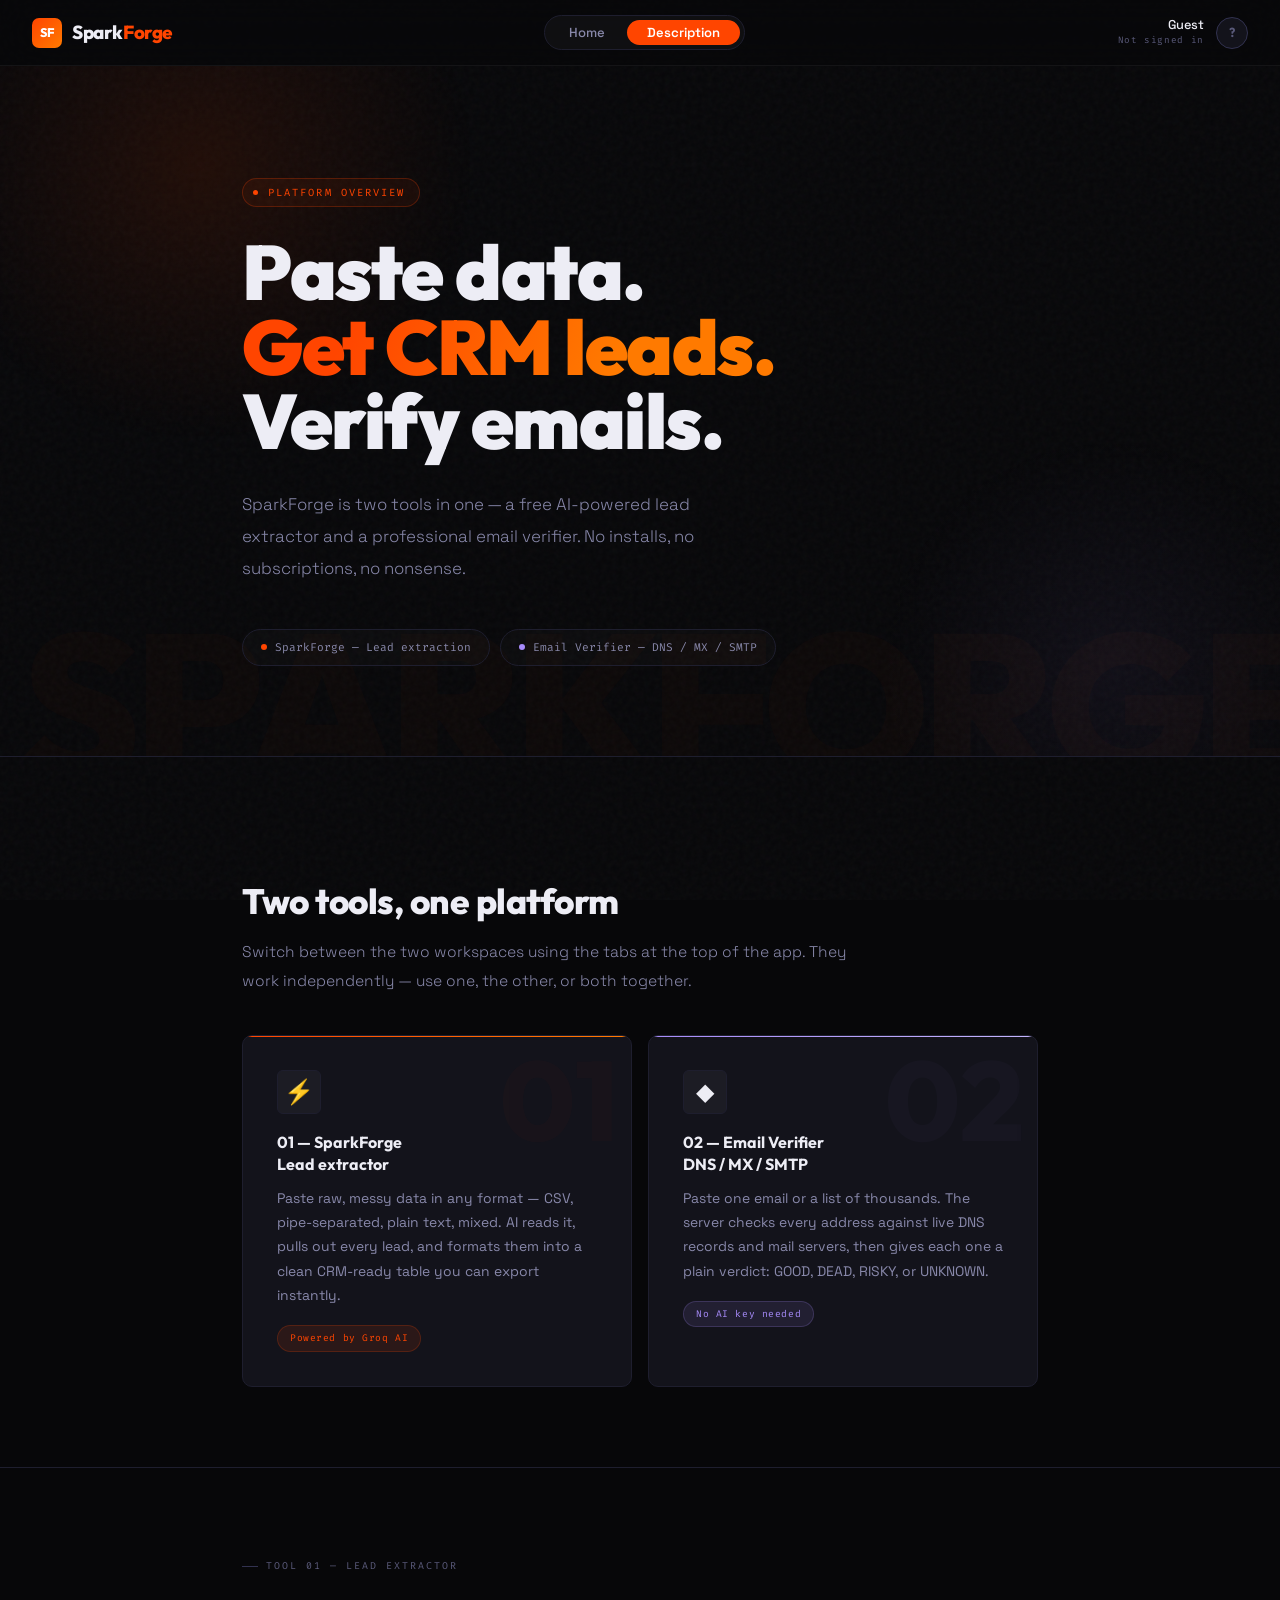
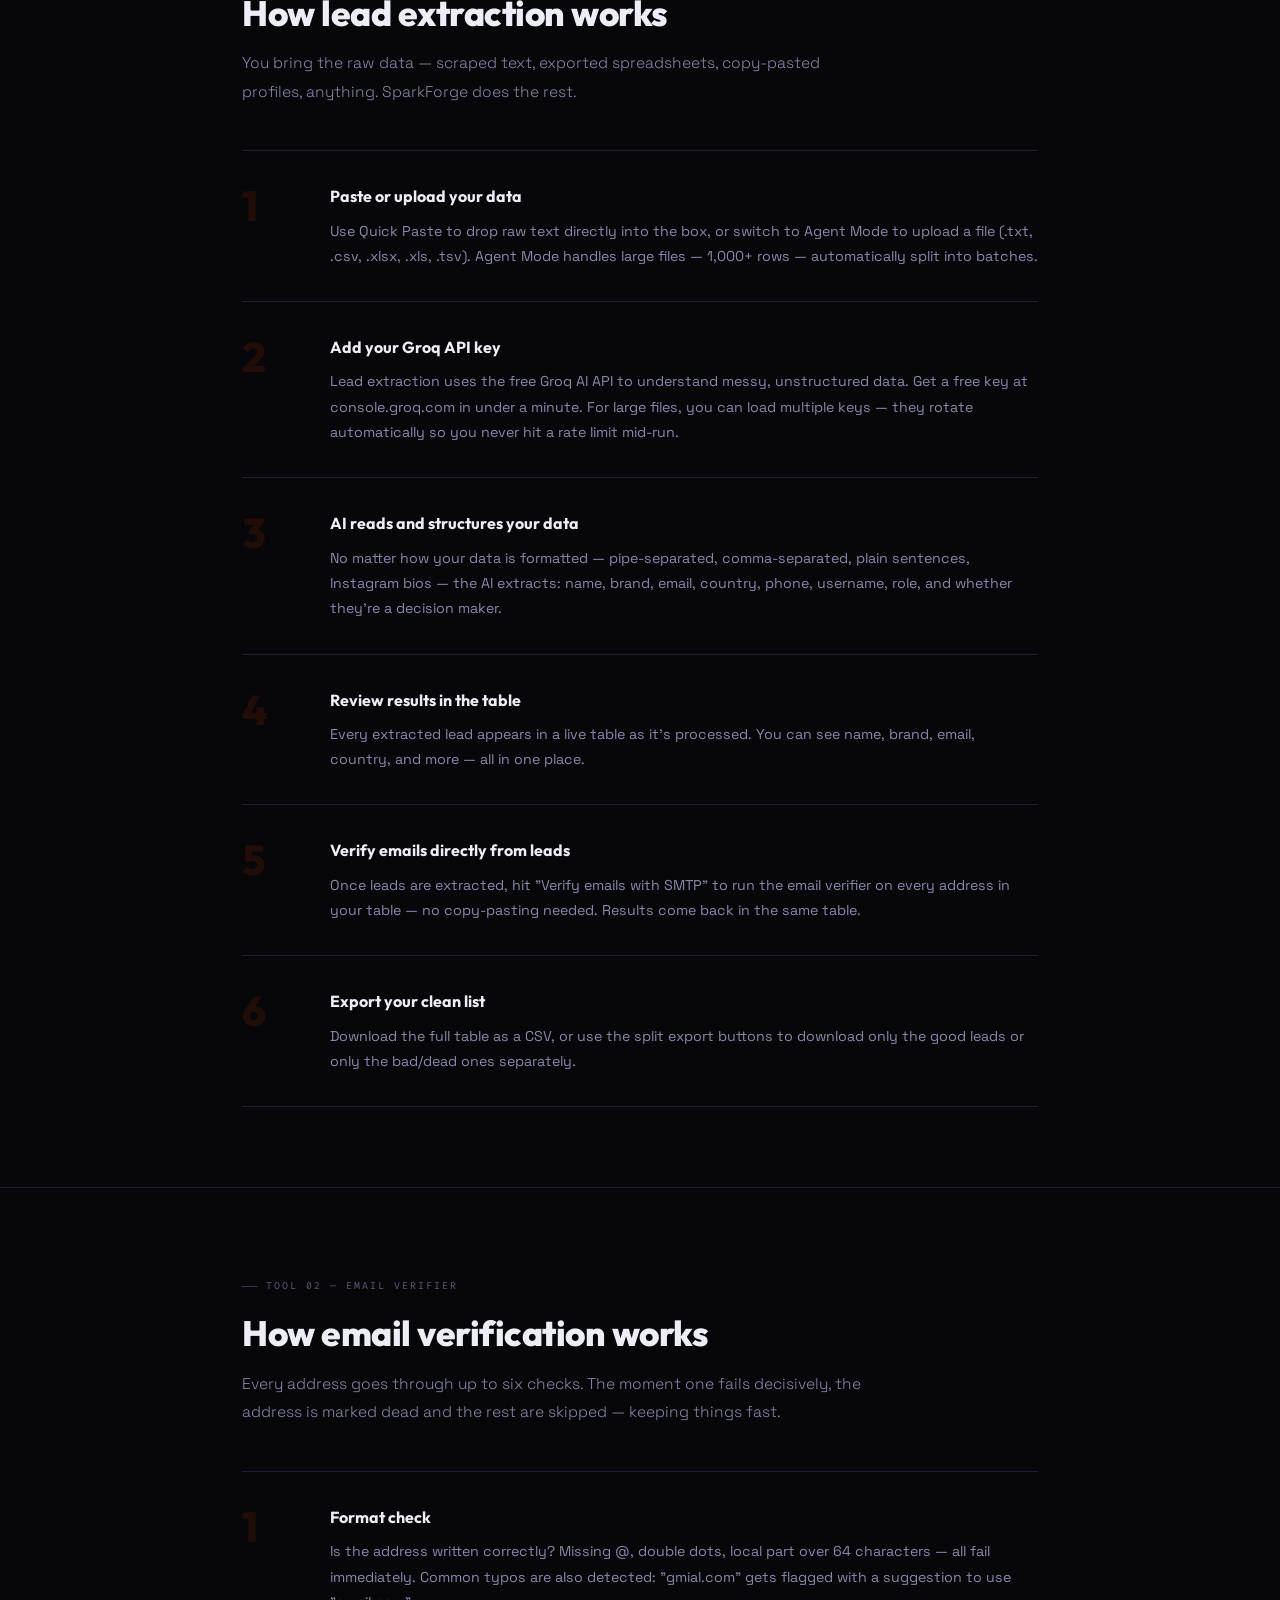
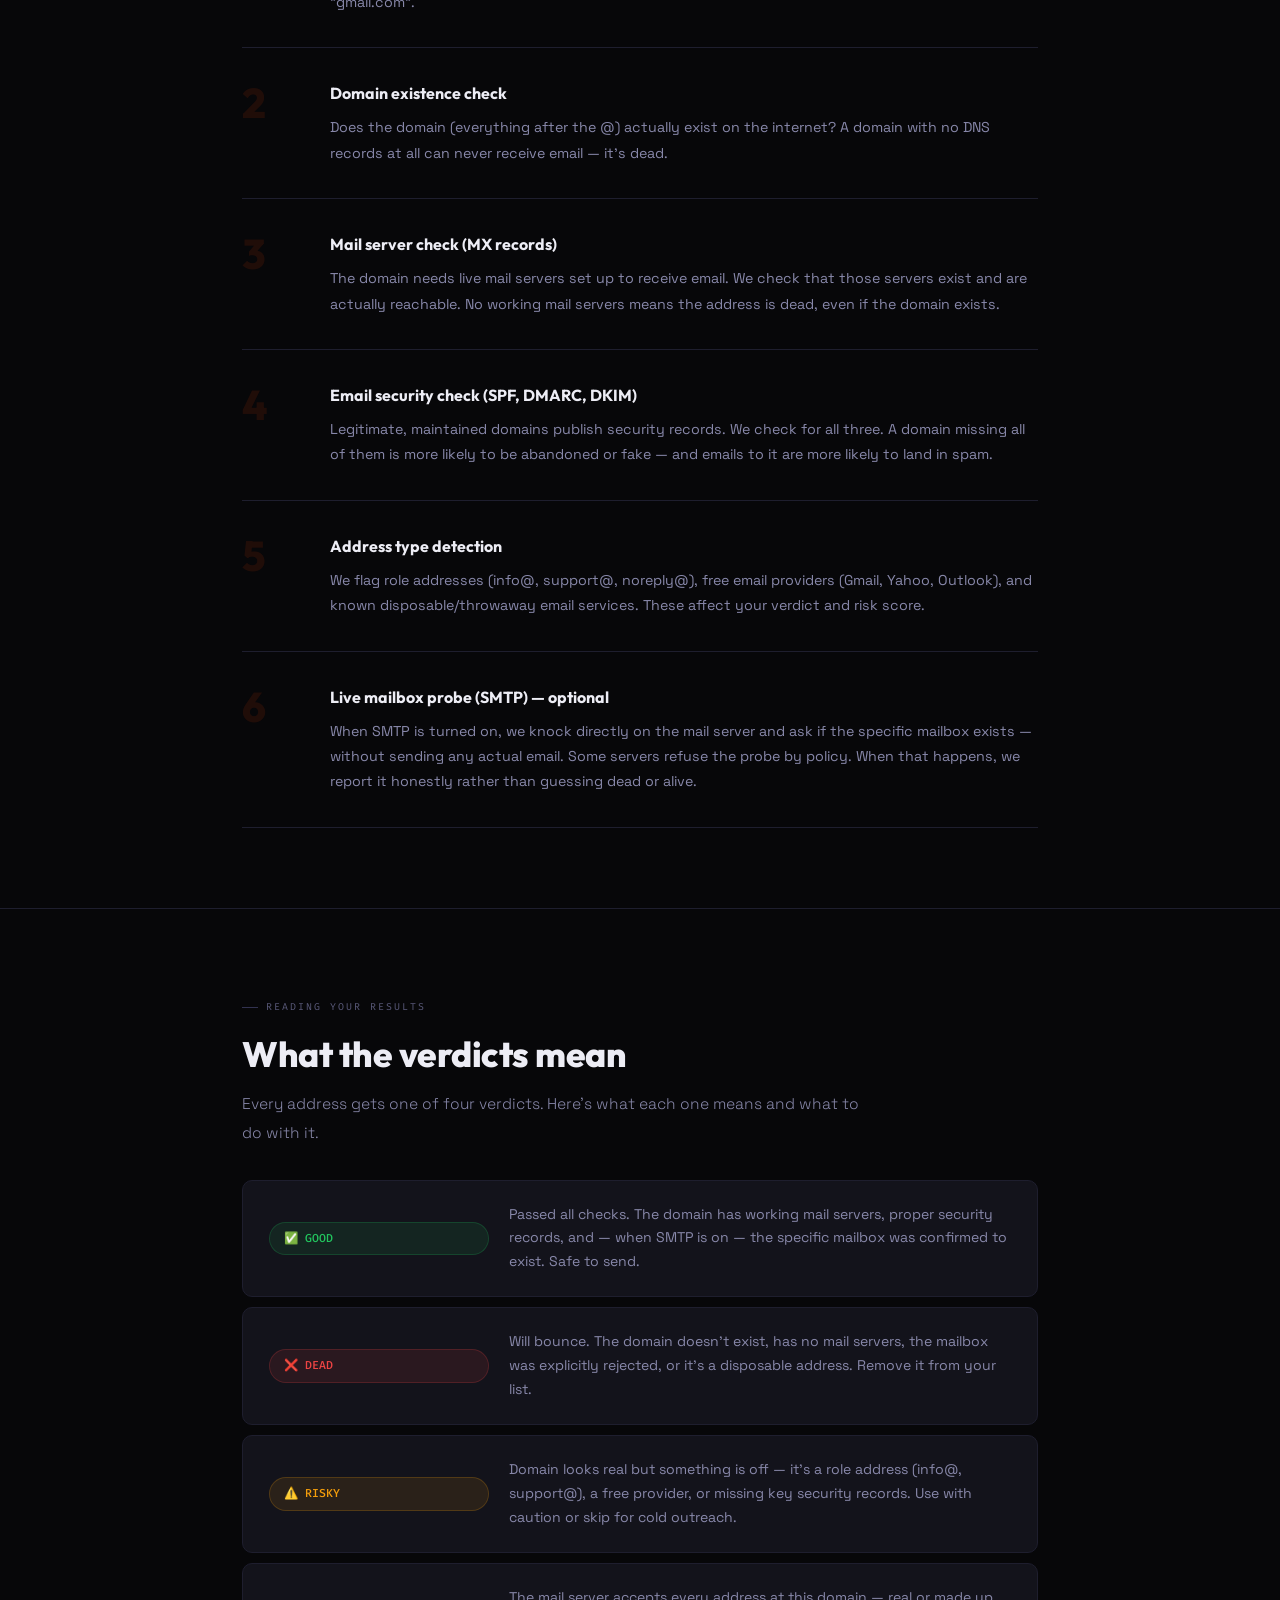
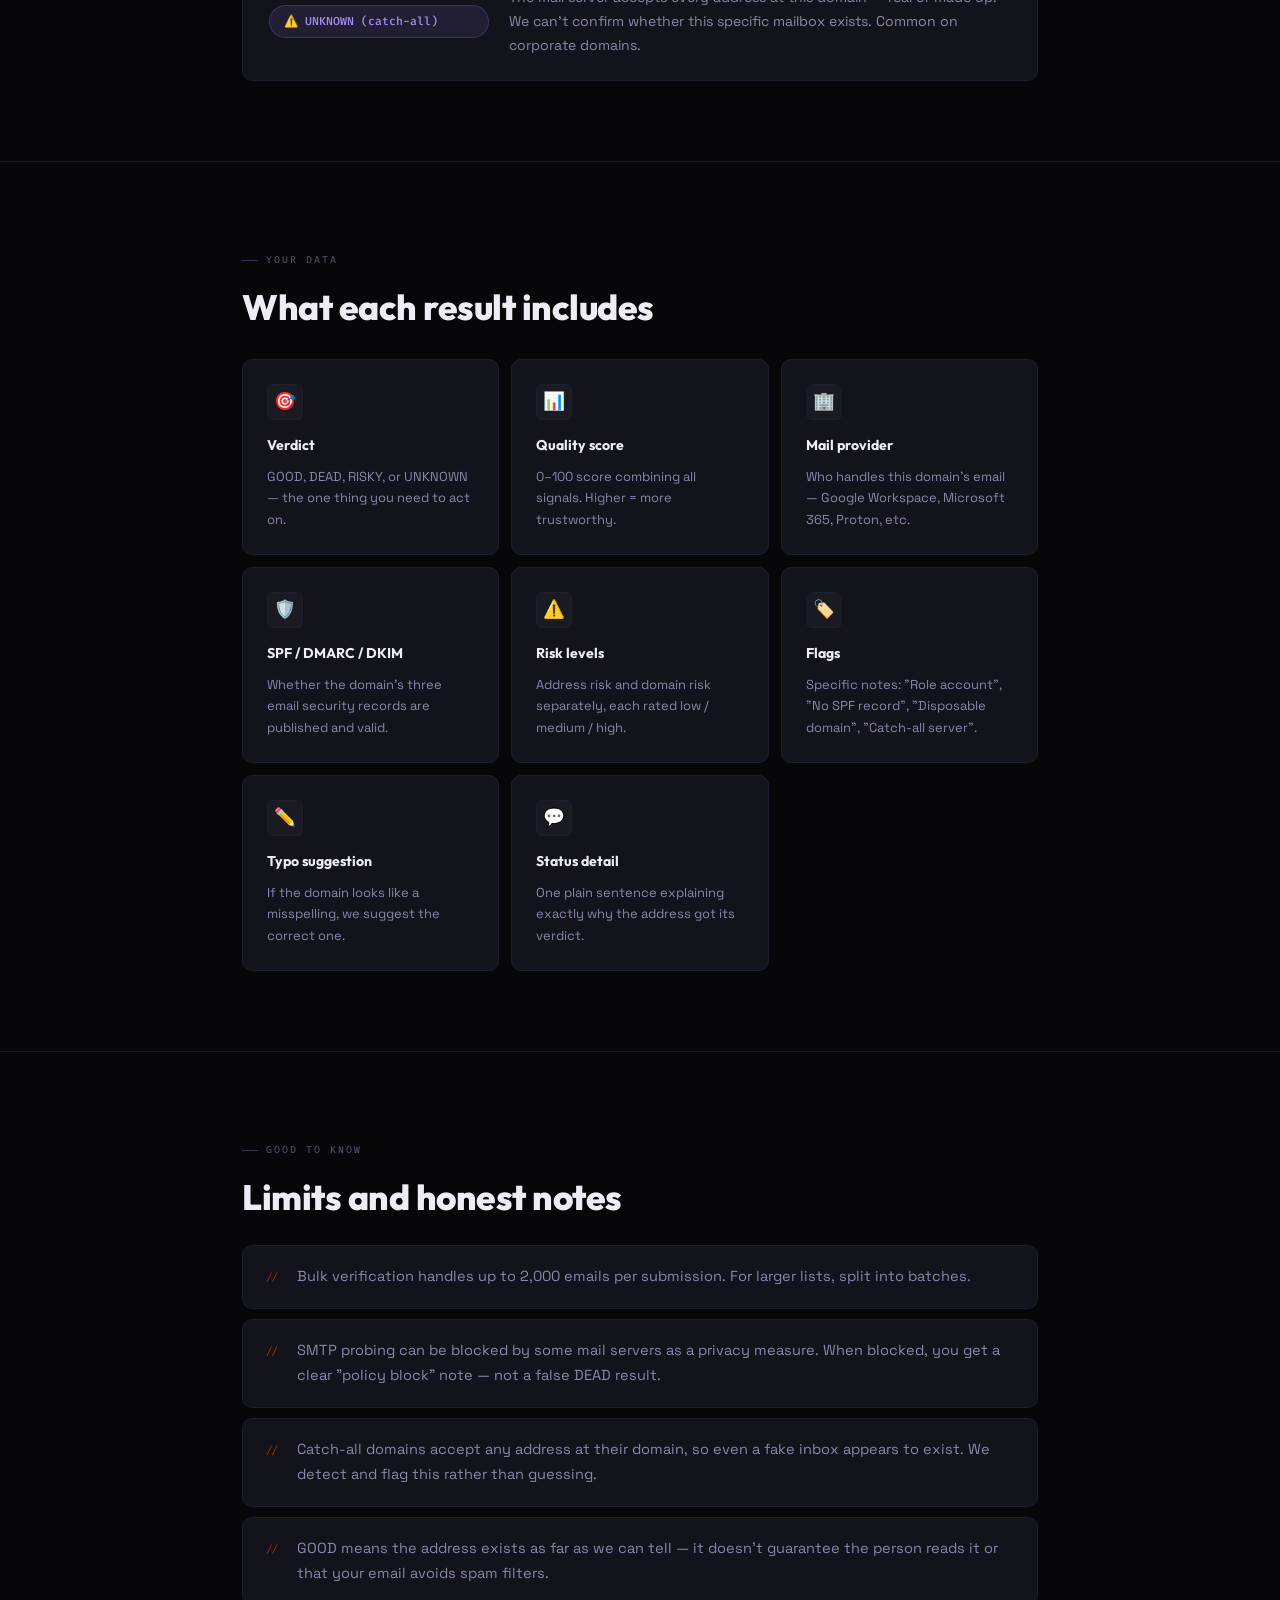
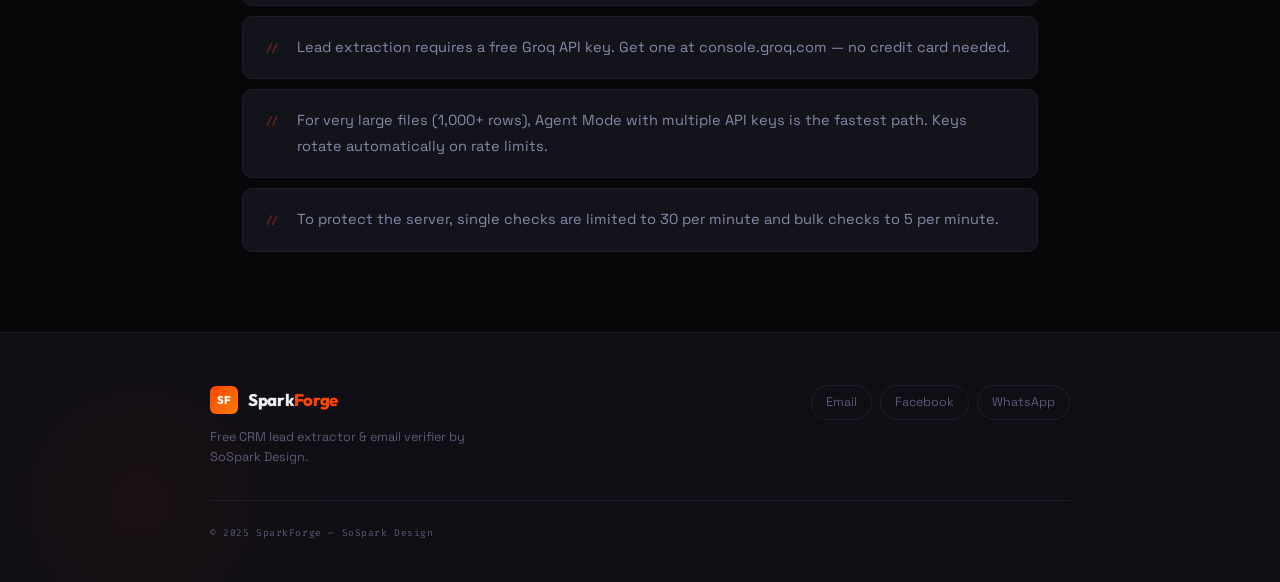
<file: description.html>
<!DOCTYPE html>
<html lang="en">
<head>
<script src="security.js"></script>
<meta name="author" content="SoSpark Design">
<meta name="copyright" content="© 2025 SoSpark Design. All rights reserved.">
<meta name="robots" content="noindex, nofollow">
  <meta charset="UTF-8" />
  <meta name="viewport" content="width=device-width, initial-scale=1.0" />
  <title>SparkForge — How It Works</title>
  <link href="https://fonts.googleapis.com/css2?family=Space+Grotesk:wght@400;500;600;700&family=Outfit:wght@300;400;500;600;700;800;900&family=Fira+Code:wght@400;500&display=swap" rel="stylesheet" />
  <link rel="stylesheet" href="description.css" />
</head>
<body>
  <div class="page">
    <header id="site-header"></header>
    <div class="page-body" id="page-body"></div>
  </div>
  <script src="description.js"></script>
</body>
</html>
</file>
<file: description.css>
/* ═══════════════════════════════════════════════════
   SparkForge — description.css
═══════════════════════════════════════════════════ */

*, *::before, *::after { box-sizing: border-box; margin: 0; padding: 0; }

:root {
  --bg:        #070709;
  --surface:   #0e0e14;
  --card:      #13131b;
  --card-h:    rgba(24,24,34,0.5);
  --border:    #1e1e2e;
  --border-h:  #323250;
  --spark:     #ff4500;
  --spark2:    #ff7a00;
  --text:      #ededf5;
  --muted:     #5a5a7a;
  --muted2:    #8888aa;
  --good:      #22c55e;
  --dead:      #ef4444;
  --risky:     #f59e0b;
  --unknown:   #a78bfa;
  --header-h:  66px;
  --radius:    10px;
  --radius-sm: 6px;
}

html { scroll-behavior: smooth; }

body {
  font-family: 'Space Grotesk', sans-serif;
  background: var(--bg);
  color: var(--text);
  font-size: 16px;
  line-height: 1.7;
  min-height: 100vh;
  -webkit-font-smoothing: antialiased;
}

/* noise grain */
body::before {
  content: "";
  position: fixed;
  inset: 0;
  background-image: url("data:image/svg+xml,%3Csvg viewBox='0 0 200 200' xmlns='http://www.w3.org/2000/svg'%3E%3Cfilter id='n'%3E%3CfeTurbulence type='fractalNoise' baseFrequency='0.85' numOctaves='4' stitchTiles='stitch'/%3E%3C/filter%3E%3Crect width='100%25' height='100%25' filter='url(%23n)' opacity='0.035'/%3E%3C/svg%3E");
  pointer-events: none;
  z-index: 0;
}

.page { position: relative; z-index: 1; }

/* ═══════════════════════════════════════
   HEADER
═══════════════════════════════════════ */
header {
  height: var(--header-h);
  padding: 0 32px;
  display: flex;
  align-items: center;
  justify-content: space-between;
  gap: 16px;
  position: fixed;
  top: 0; left: 0; right: 0;
  background: rgba(7,7,9,0.6);
  backdrop-filter: blur(24px) saturate(160%);
  -webkit-backdrop-filter: blur(24px) saturate(160%);
  border-bottom: 1px solid rgba(255,255,255,0.05);
  z-index: 1000;
  transition: background 0.4s;
  animation: headerSlide 0.6s cubic-bezier(0.16,1,0.3,1) both;
}
header.scrolled {
  background: rgba(7,7,9,0.92);
  border-bottom-color: var(--border);
}
@keyframes headerSlide {
  from { opacity: 0; transform: translateY(-12px); }
  to   { opacity: 1; transform: translateY(0); }
}

/* Logo */
.logo-link {
  display: flex;
  align-items: center;
  gap: 10px;
  text-decoration: none;
  flex-shrink: 0;
}
.logo-icon {
  width: 30px; height: 30px;
  background: linear-gradient(135deg, var(--spark), var(--spark2));
  border-radius: 7px;
  display: flex; align-items: center; justify-content: center;
  font-family: 'Outfit', sans-serif;
  font-weight: 800;
  font-size: 0.78rem;
  color: #fff;
  letter-spacing: -0.5px;
  flex-shrink: 0;
  transition: transform 0.2s, box-shadow 0.2s;
}
.logo-link:hover .logo-icon {
  transform: scale(1.08);
  box-shadow: 0 0 18px rgba(255,69,0,0.45);
}
.logo-text {
  font-family: 'Outfit', sans-serif;
  font-weight: 800;
  font-size: 1.18rem;
  letter-spacing: -0.4px;
  color: var(--text);
  line-height: 1;
  transition: color 0.2s;
}
.logo-text .spark { color: var(--spark); }
.logo-link:hover .logo-text { color: #fff; }

/* Nav */
.header-nav {
  display: flex;
  align-items: center;
  background: rgba(255,255,255,0.03);
  border: 1px solid var(--border);
  border-radius: 100px;
  padding: 4px;
  gap: 2px;
}
.nav-btn {
  font-family: 'Space Grotesk', sans-serif;
  font-weight: 500;
  font-size: 0.82rem;
  padding: 6px 20px;
  border-radius: 100px;
  text-decoration: none;
  border: none;
  transition: background 0.2s, color 0.2s;
  cursor: pointer;
  white-space: nowrap;
  line-height: 1;
}
.nav-btn.inactive { color: var(--muted2); background: transparent; }
.nav-btn.inactive:hover { color: var(--text); background: rgba(255,255,255,0.06); }
.nav-btn.active { color: #fff; background: var(--spark); font-weight: 600; }

/* Profile */
.header-right {
  display: flex; align-items: center;
  justify-content: flex-end;
  gap: 12px; flex-shrink: 0;
}
.profile-meta { text-align: right; }
.profile-name { font-size: 0.8rem; font-weight: 500; color: var(--text); line-height: 1.25; }
.profile-role {
  font-family: 'Fira Code', monospace;
  font-size: 0.58rem; color: var(--muted); letter-spacing: 0.07em;
}
.profile-avatar {
  width: 32px; height: 32px;
  border-radius: 50%;
  border: 1.5px solid var(--border-h);
  background: var(--card);
  overflow: hidden;
  display: flex; align-items: center; justify-content: center;
  cursor: pointer;
  transition: border-color 0.2s, transform 0.2s;
  flex-shrink: 0;
}
.profile-avatar:hover { border-color: var(--spark); transform: scale(1.06); }
.profile-avatar img { width: 100%; height: 100%; object-fit: cover; }
.avatar-placeholder {
  font-family: 'Outfit', sans-serif;
  font-weight: 700; font-size: 0.8rem; color: var(--muted);
}

/* ═══════════════════════════════════════
   LAYOUT
═══════════════════════════════════════ */
.page-body { padding-top: var(--header-h); }
.container { max-width: 860px; margin: 0 auto; padding: 0 32px; }

/* ═══════════════════════════════════════
   HERO
═══════════════════════════════════════ */
.hero {
  padding: 110px 0 90px;
  position: relative;
  overflow: hidden;
  border-bottom: 1px solid var(--border);
}
.hero::before {
  content: "";
  position: absolute;
  top: -200px; left: -100px;
  width: 600px; height: 600px;
  background: radial-gradient(ellipse, rgba(255,69,0,0.10) 0%, transparent 65%);
  pointer-events: none;
}
.hero::after {
  content: "";
  position: absolute;
  bottom: -160px; right: -80px;
  width: 500px; height: 500px;
  background: radial-gradient(ellipse, rgba(167,139,250,0.06) 0%, transparent 65%);
  pointer-events: none;
}
.hero-inner { position: relative; z-index: 1; }

.eyebrow {
  display: inline-flex; align-items: center; gap: 10px;
  font-family: 'Fira Code', monospace;
  font-size: 0.65rem; letter-spacing: 0.2em;
  color: var(--spark); text-transform: uppercase;
  margin-bottom: 28px;
  padding: 5px 14px 5px 10px;
  border: 1px solid rgba(255,69,0,0.25);
  border-radius: 100px;
  background: rgba(255,69,0,0.06);
}
.eyebrow-dot {
  width: 5px; height: 5px; border-radius: 50%;
  background: var(--spark);
  animation: pulse 2s ease-in-out infinite;
}
@keyframes pulse {
  0%, 100% { opacity: 1; }
  50%       { opacity: 0.3; }
}

.hero h1 {
  font-family: 'Outfit', sans-serif;
  font-weight: 900;
  font-size: clamp(2.9rem, 6vw, 4.8rem);
  line-height: 0.97;
  letter-spacing: -1.5px;
  margin-bottom: 30px;
}
.hero h1 em {
  font-style: normal;
  background: linear-gradient(110deg, var(--spark) 20%, var(--spark2) 70%);
  -webkit-background-clip: text;
  -webkit-text-fill-color: transparent;
  background-clip: text;
}
.hero-desc {
  font-size: 1.05rem; color: var(--muted2);
  max-width: 500px; line-height: 1.9;
  margin-bottom: 44px; font-weight: 300;
}
.tool-pills { display: flex; gap: 10px; flex-wrap: wrap; }
.pill {
  display: inline-flex; align-items: center; gap: 8px;
  padding: 8px 18px;
  border: 1px solid var(--border); border-radius: 100px;
  font-family: 'Fira Code', monospace; font-size: 0.7rem;
  color: var(--muted2); background: rgba(255,255,255,0.02);
  transition: border-color 0.2s, color 0.2s, background 0.2s;
}
.pill:hover { border-color: var(--border-h); color: var(--text); background: rgba(255,255,255,0.05); }
.dot { width: 6px; height: 6px; border-radius: 50%; flex-shrink: 0; }
.dot.spark { background: var(--spark); }
.dot.mx    { background: var(--unknown); }

.hero-wm {
  position: absolute; right: -40px; bottom: -50px;
  font-family: 'Outfit', sans-serif; font-weight: 800;
  font-size: clamp(7rem, 16vw, 13rem);
  color: rgba(255,69,0,0.022);
  letter-spacing: -8px;
  pointer-events: none; user-select: none;
  line-height: 1; white-space: nowrap;
}

/* ═══════════════════════════════════════
   SECTIONS
═══════════════════════════════════════ */
section { padding: 80px 0; border-bottom: 1px solid var(--border); }
section:last-of-type { border-bottom: none; }

.section-label {
  display: inline-flex; align-items: center; gap: 8px;
  font-family: 'Fira Code', monospace;
  font-size: 0.62rem; letter-spacing: 0.2em;
  color: var(--muted); text-transform: uppercase;
  margin-bottom: 18px;
}
.section-label::before {
  content: ""; width: 16px; height: 1px; background: var(--border-h);
}

h2 {
  font-family: 'Outfit', sans-serif;
  font-weight: 800;
  font-size: clamp(1.7rem, 3.5vw, 2.2rem);
  letter-spacing: -0.5px; line-height: 1.15;
  margin-bottom: 16px;
}
.lead-p {
  font-size: 0.97rem; color: var(--muted2);
  margin-bottom: 12px; font-weight: 300;
  max-width: 620px; line-height: 1.85;
}

/* ═══════════════════════════════════════
   TOOL CARDS
═══════════════════════════════════════ */
.tool-cards {
  display: grid; grid-template-columns: 1fr 1fr;
  gap: 16px; margin-top: 40px;
}
.tool-card {
  padding: 34px;
  border: 1px solid var(--border);
  border-radius: var(--radius);
  background: var(--card);
  position: relative; overflow: hidden;
  transition: border-color 0.3s, transform 0.3s, box-shadow 0.3s;
}
.tool-card:hover {
  border-color: var(--border-h);
  transform: translateY(-3px);
  box-shadow: 0 12px 40px rgba(0,0,0,0.4);
}
.tool-card::before {
  content: ""; position: absolute;
  top: 0; left: 0; right: 0; height: 1px;
}
.tool-card.t1::before { background: linear-gradient(90deg, var(--spark), var(--spark2)); }
.tool-card.t2::before { background: linear-gradient(90deg, var(--unknown), #c4b5fd); }

.tool-card-bg {
  position: absolute; top: 0; right: 0;
  width: 160px; height: 160px;
  pointer-events: none; opacity: 0.025;
  font-family: 'Outfit', sans-serif; font-weight: 800;
  font-size: 7rem; line-height: 1; color: var(--spark);
  display: flex; align-items: flex-start; justify-content: flex-end;
  padding: 8px 12px 0 0;
}
.tool-card.t2 .tool-card-bg { color: var(--unknown); }

.tool-icon {
  font-size: 1.5rem; margin-bottom: 18px; line-height: 1;
  display: flex; align-items: center; justify-content: center;
  width: 44px; height: 44px;
  background: rgba(255,255,255,0.04);
  border: 1px solid var(--border);
  border-radius: var(--radius-sm);
}
.tool-card h3 {
  font-family: 'Outfit', sans-serif; font-weight: 700;
  font-size: 1rem; margin-bottom: 10px; line-height: 1.35;
}
.tool-card p { font-size: 0.87rem; color: var(--muted2); line-height: 1.75; }
.tool-tag {
  display: inline-block; margin-top: 18px;
  font-family: 'Fira Code', monospace;
  font-size: 0.6rem; padding: 4px 12px;
  border-radius: 100px; letter-spacing: 0.06em;
}
.tool-tag.groq    { background: rgba(255,69,0,0.1);    color: var(--spark);   border: 1px solid rgba(255,69,0,0.2); }
.tool-tag.backend { background: rgba(167,139,250,0.1); color: var(--unknown); border: 1px solid rgba(167,139,250,0.2); }

/* ═══════════════════════════════════════
   STEPS
═══════════════════════════════════════ */
.steps { margin-top: 44px; }
.step {
  display: grid; grid-template-columns: 64px 1fr;
  gap: 0 24px; padding: 32px 0;
  border-top: 1px solid var(--border);
  position: relative;
  transition: padding-left 0.25s;
}
.step:last-child { border-bottom: 1px solid var(--border); }
.step:hover { padding-left: 6px; }

.step-num-wrap { display: flex; flex-direction: column; align-items: flex-start; padding-top: 2px; }
.step-num {
  font-family: 'Outfit', sans-serif; font-weight: 800;
  font-size: 2.6rem; line-height: 1;
  color: rgba(255,69,0,0.1);
  transition: color 0.25s; user-select: none;
}
.step:hover .step-num { color: rgba(255,69,0,0.35); }
.step h3 {
  font-family: 'Outfit', sans-serif; font-weight: 700;
  font-size: 1rem; margin-bottom: 8px; color: var(--text);
}
.step p { font-size: 0.89rem; color: var(--muted2); line-height: 1.78; margin: 0; }

/* ═══════════════════════════════════════
   VERDICT GRID
═══════════════════════════════════════ */
.verdict-grid { display: flex; flex-direction: column; gap: 10px; margin-top: 32px; }
.vrow {
  display: grid; grid-template-columns: 220px 1fr;
  gap: 20px; align-items: center;
  padding: 22px 26px;
  border: 1px solid var(--border); border-radius: var(--radius);
  background: var(--card);
  transition: border-color 0.2s, transform 0.2s;
}
.vrow:hover { border-color: var(--border-h); transform: translateX(4px); }
.vchip {
  font-family: 'Fira Code', monospace;
  font-size: 0.72rem; font-weight: 500;
  padding: 6px 14px; border-radius: 100px;
  display: inline-block; white-space: nowrap;
}
.vchip.good    { background: rgba(34,197,94,0.1);   color: var(--good);    border: 1px solid rgba(34,197,94,0.2); }
.vchip.dead    { background: rgba(239,68,68,0.1);   color: var(--dead);    border: 1px solid rgba(239,68,68,0.2); }
.vchip.risky   { background: rgba(245,158,11,0.1);  color: var(--risky);   border: 1px solid rgba(245,158,11,0.2); }
.vchip.unknown { background: rgba(167,139,250,0.1); color: var(--unknown); border: 1px solid rgba(167,139,250,0.2); }
.vrow p { font-size: 0.88rem; color: var(--muted2); margin: 0; }

/* ═══════════════════════════════════════
   CHECKS GRID
═══════════════════════════════════════ */
.checks-grid {
  display: grid;
  grid-template-columns: repeat(auto-fill, minmax(200px, 1fr));
  gap: 12px; margin-top: 32px;
}
.check-card {
  padding: 24px;
  border: 1px solid var(--border); border-radius: var(--radius);
  background: var(--card);
  transition: border-color 0.2s, transform 0.2s, box-shadow 0.2s;
}
.check-card:hover {
  border-color: var(--border-h);
  transform: translateY(-3px);
  box-shadow: 0 8px 30px rgba(0,0,0,0.3);
}
.check-icon {
  font-size: 1.1rem; margin-bottom: 14px;
  display: flex; align-items: center; justify-content: center;
  width: 36px; height: 36px;
  background: rgba(255,255,255,0.03);
  border: 1px solid var(--border); border-radius: var(--radius-sm);
}
.check-card h4 {
  font-family: 'Outfit', sans-serif; font-weight: 700;
  font-size: 0.88rem; margin-bottom: 8px; color: var(--text);
}
.check-card p { font-size: 0.81rem; color: var(--muted2); margin: 0; line-height: 1.65; }

/* ═══════════════════════════════════════
   CAVEATS
═══════════════════════════════════════ */
.caveats { list-style: none; margin-top: 28px; display: flex; flex-direction: column; gap: 10px; }
.caveats li {
  display: flex; gap: 18px; align-items: flex-start;
  font-size: 0.91rem; color: var(--muted2);
  padding: 18px 22px;
  border: 1px solid var(--border); border-radius: var(--radius);
  background: var(--card);
  transition: border-color 0.2s, background 0.2s;
  line-height: 1.75;
}
.caveats li:hover { border-color: var(--border-h); background: var(--card-h); }
.caveats li::before {
  content: "//"; font-family: 'Fira Code', monospace;
  font-size: 0.68rem; color: var(--spark);
  flex-shrink: 0; margin-top: 4px; opacity: 0.6;
}

/* ═══════════════════════════════════════
   FOOTER
═══════════════════════════════════════ */
footer {
  border-top: 1px solid var(--border);
  padding: 52px 32px 40px;
  background: var(--surface);
  position: relative; overflow: hidden;
}
footer::before {
  content: ""; position: absolute;
  bottom: -120px; left: -60px;
  width: 400px; height: 400px;
  background: radial-gradient(ellipse, rgba(255,69,0,0.05) 0%, transparent 65%);
  pointer-events: none;
}
.footer-inner {
  max-width: 860px; margin: 0 auto;
  display: grid; grid-template-columns: 1fr auto;
  align-items: start; gap: 32px;
  position: relative; z-index: 1;
}
.footer-logo-link {
  display: inline-flex; align-items: center;
  gap: 10px; text-decoration: none; margin-bottom: 12px;
}
.footer-logo-icon {
  width: 28px; height: 28px;
  background: linear-gradient(135deg, var(--spark), var(--spark2));
  border-radius: 6px;
  display: flex; align-items: center; justify-content: center;
  font-family: 'Outfit', sans-serif; font-weight: 800;
  font-size: 0.7rem; color: #fff; flex-shrink: 0;
  transition: box-shadow 0.2s;
}
.footer-logo-link:hover .footer-logo-icon { box-shadow: 0 0 14px rgba(255,69,0,0.4); }
.footer-logo-text {
  font-family: 'Outfit', sans-serif; font-weight: 800;
  font-size: 1.05rem; color: var(--text); letter-spacing: -0.3px;
}
.footer-logo-text .spark { color: var(--spark); }
.footer-tagline { font-size: 0.79rem; color: var(--muted); line-height: 1.65; max-width: 260px; }

.footer-links { display: flex; flex-direction: column; align-items: flex-end; gap: 8px; }
.footer-links-row { display: flex; gap: 8px; flex-wrap: wrap; justify-content: flex-end; }
.footer-links a {
  font-family: 'Space Grotesk', sans-serif;
  font-size: 0.78rem; color: var(--muted); text-decoration: none;
  padding: 6px 14px;
  border: 1px solid var(--border); border-radius: 100px;
  transition: color 0.2s, border-color 0.2s, background 0.2s;
}
.footer-links a:hover { color: var(--text); border-color: var(--border-h); background: rgba(255,255,255,0.04); }

.footer-copy {
  max-width: 860px; margin: 32px auto 0;
  padding-top: 24px; border-top: 1px solid var(--border);
  font-family: 'Fira Code', monospace;
  font-size: 0.6rem; color: var(--muted); letter-spacing: 0.06em;
  display: flex; align-items: center; justify-content: space-between;
  flex-wrap: wrap; gap: 10px;
  position: relative; z-index: 1;
}

/* ═══════════════════════════════════════
   SCROLL ANIMATIONS
═══════════════════════════════════════ */
.reveal {
  opacity: 0; transform: translateY(26px);
  transition: opacity 0.65s cubic-bezier(0.16,1,0.3,1),
              transform 0.65s cubic-bezier(0.16,1,0.3,1);
}
.reveal.visible { opacity: 1; transform: translateY(0); }

.stagger > * {
  opacity: 0; transform: translateY(18px);
  transition: opacity 0.5s cubic-bezier(0.16,1,0.3,1),
              transform 0.5s cubic-bezier(0.16,1,0.3,1);
}
.stagger.visible > *:nth-child(1) { transition-delay: 0.04s; opacity: 1; transform: none; }
.stagger.visible > *:nth-child(2) { transition-delay: 0.10s; opacity: 1; transform: none; }
.stagger.visible > *:nth-child(3) { transition-delay: 0.16s; opacity: 1; transform: none; }
.stagger.visible > *:nth-child(4) { transition-delay: 0.22s; opacity: 1; transform: none; }
.stagger.visible > *:nth-child(5) { transition-delay: 0.28s; opacity: 1; transform: none; }
.stagger.visible > *:nth-child(6) { transition-delay: 0.34s; opacity: 1; transform: none; }
.stagger.visible > *:nth-child(7) { transition-delay: 0.40s; opacity: 1; transform: none; }
.stagger.visible > *:nth-child(8) { transition-delay: 0.46s; opacity: 1; transform: none; }

.hero-animate {
  opacity: 0; transform: translateY(22px);
  animation: heroIn 0.8s cubic-bezier(0.16,1,0.3,1) forwards;
}
.hero-animate:nth-child(1) { animation-delay: 0.18s; }
.hero-animate:nth-child(2) { animation-delay: 0.30s; }
.hero-animate:nth-child(3) { animation-delay: 0.42s; }
.hero-animate:nth-child(4) { animation-delay: 0.54s; }
@keyframes heroIn { to { opacity: 1; transform: translateY(0); } }

/* ═══════════════════════════════════════
   RESPONSIVE
═══════════════════════════════════════ */
@media (max-width: 720px) {
  header { padding: 0 20px; }
  .logo-text { font-size: 1rem; }
  .profile-meta { display: none; }
  .nav-btn { padding: 6px 14px; font-size: 0.78rem; }
  .tool-cards { grid-template-columns: 1fr; }
  .vrow { grid-template-columns: 1fr; gap: 12px; }
  h2 { font-size: 1.6rem; }
  .hero h1 { letter-spacing: -2px; }
  .hero { padding: 80px 0 60px; }
  footer { padding: 40px 20px 32px; }
  .footer-inner { grid-template-columns: 1fr; }
  .footer-links { align-items: flex-start; }
  .footer-links-row { justify-content: flex-start; }
  .hero-wm { display: none; }
}

/* ── Allow text selection in tool areas ── */
input,
textarea,
table,
td,
th,
.table-wrap,
#tableBody,
#verifyTableBody {
  user-select: text !important;
  -webkit-user-select: text !important;
  -moz-user-select: text !important;
  -ms-user-select: text !important;
}
</file>
